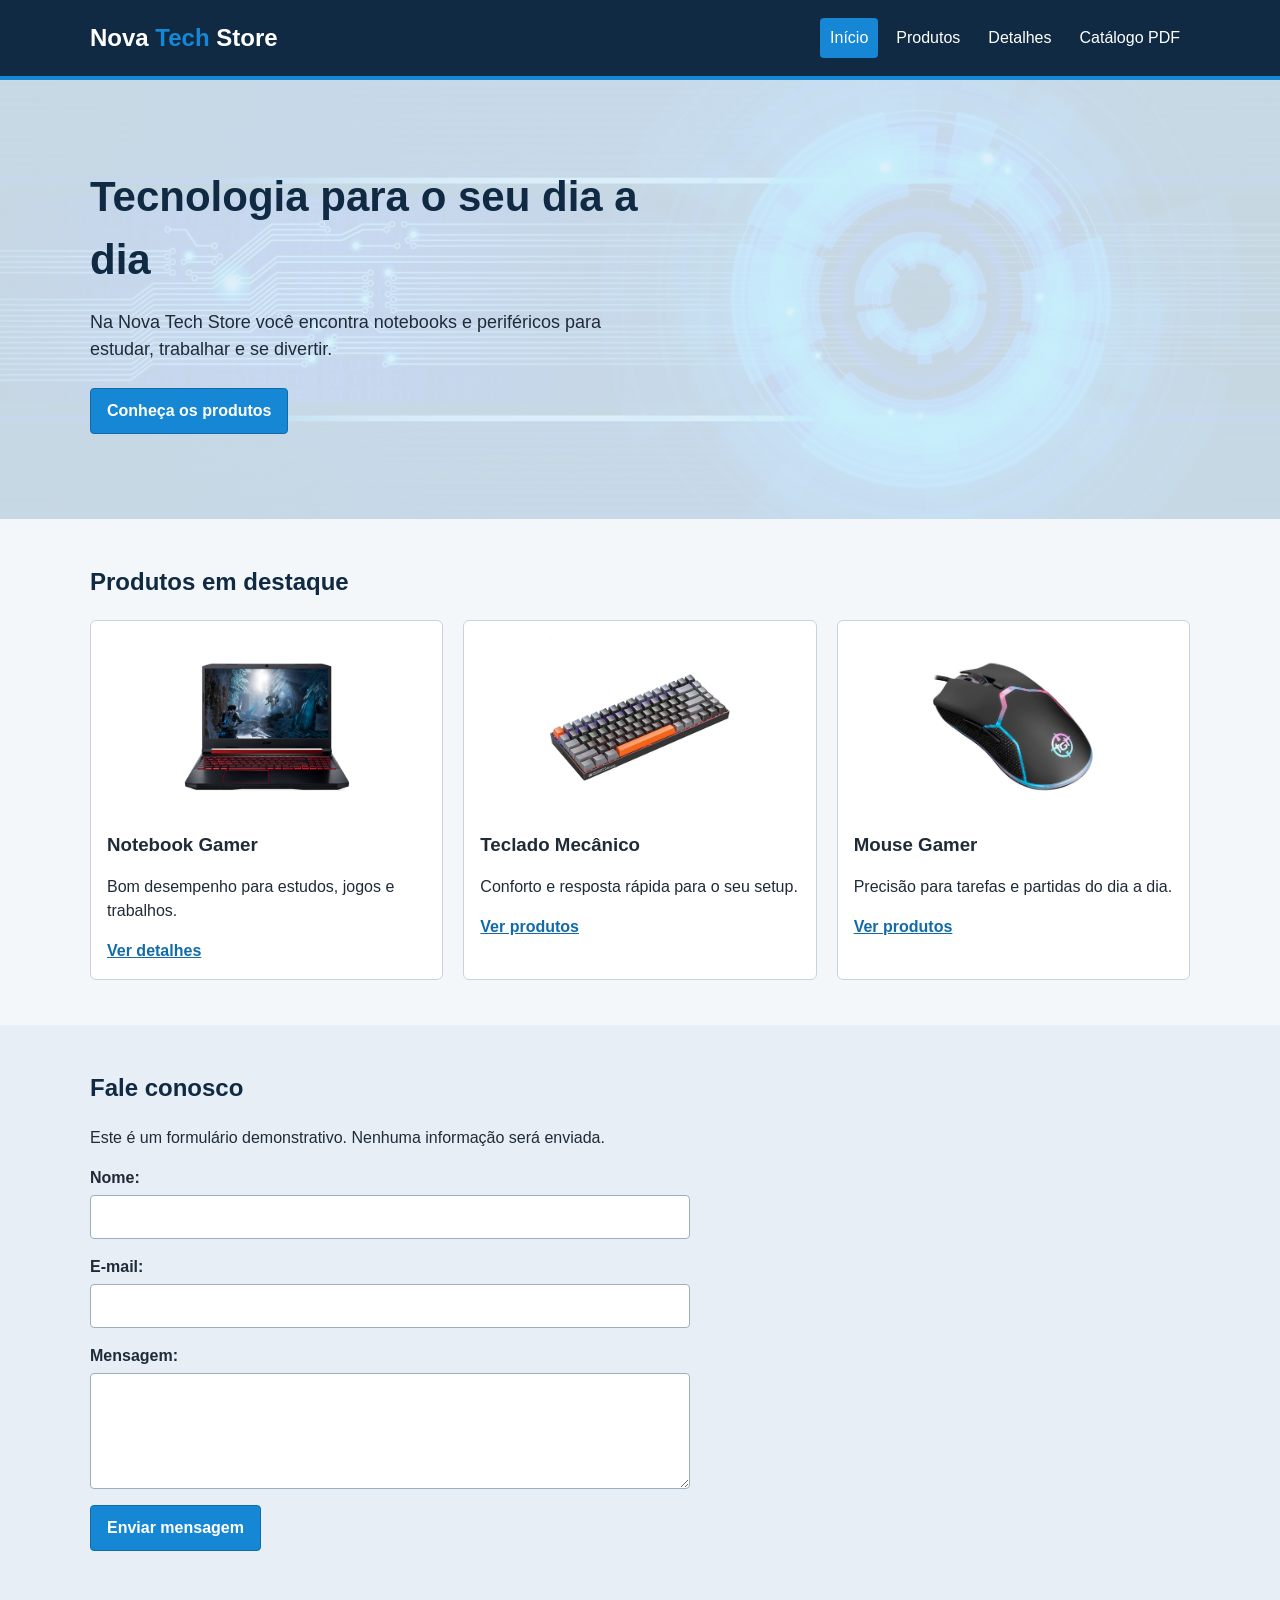
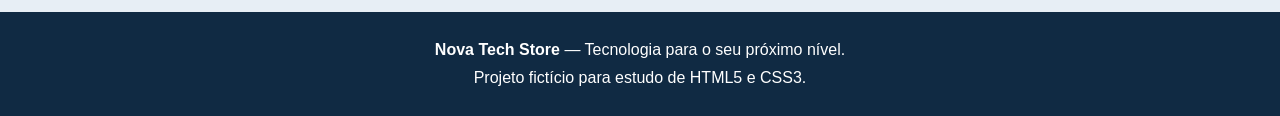
<file: index.html>
<!DOCTYPE html>
<html lang="pt-BR">
<head>
    <meta charset="UTF-8">
    <meta name="viewport" content="width=device-width, initial-scale=1.0">
    <title>Nova Tech Store | Início</title>
    <link rel="icon" href="img/favicon.png" type="image/png">
    <link rel="stylesheet" href="css/style.css">
</head>
<body>
    <header class="cabecalho">
        <div class="limite">
            <p class="logo">Nova <span>Tech</span> Store</p>
            <nav aria-label="Menu principal">
                <ul class="menu">
                    <li><a class="ativo" href="index.html">Início</a></li>
                    <li><a href="pages/produtos.html">Produtos</a></li>
                    <li><a href="pages/detalhes.html">Detalhes</a></li>
                    <li><a href="doc/catalogo.pdf" target="_blank">Catálogo PDF</a></li>
                </ul>
            </nav>
        </div>
    </header>

    <main>
        <section class="apresentacao">
            <div class="limite">
                <h1>Tecnologia para o seu dia a dia</h1>
                <p>Na Nova Tech Store você encontra notebooks e periféricos para estudar, trabalhar e se divertir.</p>
                <a class="botao" href="pages/produtos.html">Conheça os produtos</a>
            </div>
        </section>

        <section class="secao limite" aria-labelledby="titulo-destaques">
            <h2 id="titulo-destaques">Produtos em destaque</h2>
            <div class="lista-destaques">
                <article class="destaque">
                    <img src="img/Notebook%20Gamer.png" alt="Notebook gamer preto aberto">
                    <h3>Notebook Gamer</h3>
                    <p>Bom desempenho para estudos, jogos e trabalhos.</p>
                    <a href="pages/detalhes.html#produto01">Ver detalhes</a>
                </article>
                <article class="destaque">
                    <img src="img/Teclado%20Mec%C3%A2nico.jpg" alt="Teclado mecânico com iluminação">
                    <h3>Teclado Mecânico</h3>
                    <p>Conforto e resposta rápida para o seu setup.</p>
                    <a href="pages/produtos.html#teclados">Ver produtos</a>
                </article>
                <article class="destaque">
                    <img src="img/Mouse%20Gamer.jpg" alt="Mouse gamer preto">
                    <h3>Mouse Gamer</h3>
                    <p>Precisão para tarefas e partidas do dia a dia.</p>
                    <a href="pages/produtos.html#mouses">Ver produtos</a>
                </article>
            </div>
        </section>

        <section class="secao contato" id="contato">
            <div class="limite">
                <h2>Fale conosco</h2>
                <p>Este é um formulário demonstrativo. Nenhuma informação será enviada.</p>
                <form action="#contato" method="get" class="formulario">
                    <p><label for="nome">Nome:</label><input type="text" id="nome" name="nome" required></p>
                    <p><label for="email">E-mail:</label><input type="email" id="email" name="email" required></p>
                    <p><label for="mensagem">Mensagem:</label><textarea id="mensagem" name="mensagem" rows="4"></textarea></p>
                    <p><button type="submit">Enviar mensagem</button></p>
                </form>
            </div>
        </section>
    </main>

    <footer class="rodape">
        <p><strong>Nova Tech Store</strong> — Tecnologia para o seu próximo nível.</p>
        <p>Projeto fictício para estudo de HTML5 e CSS3.</p>
    </footer>
</body>
</html>
</file>
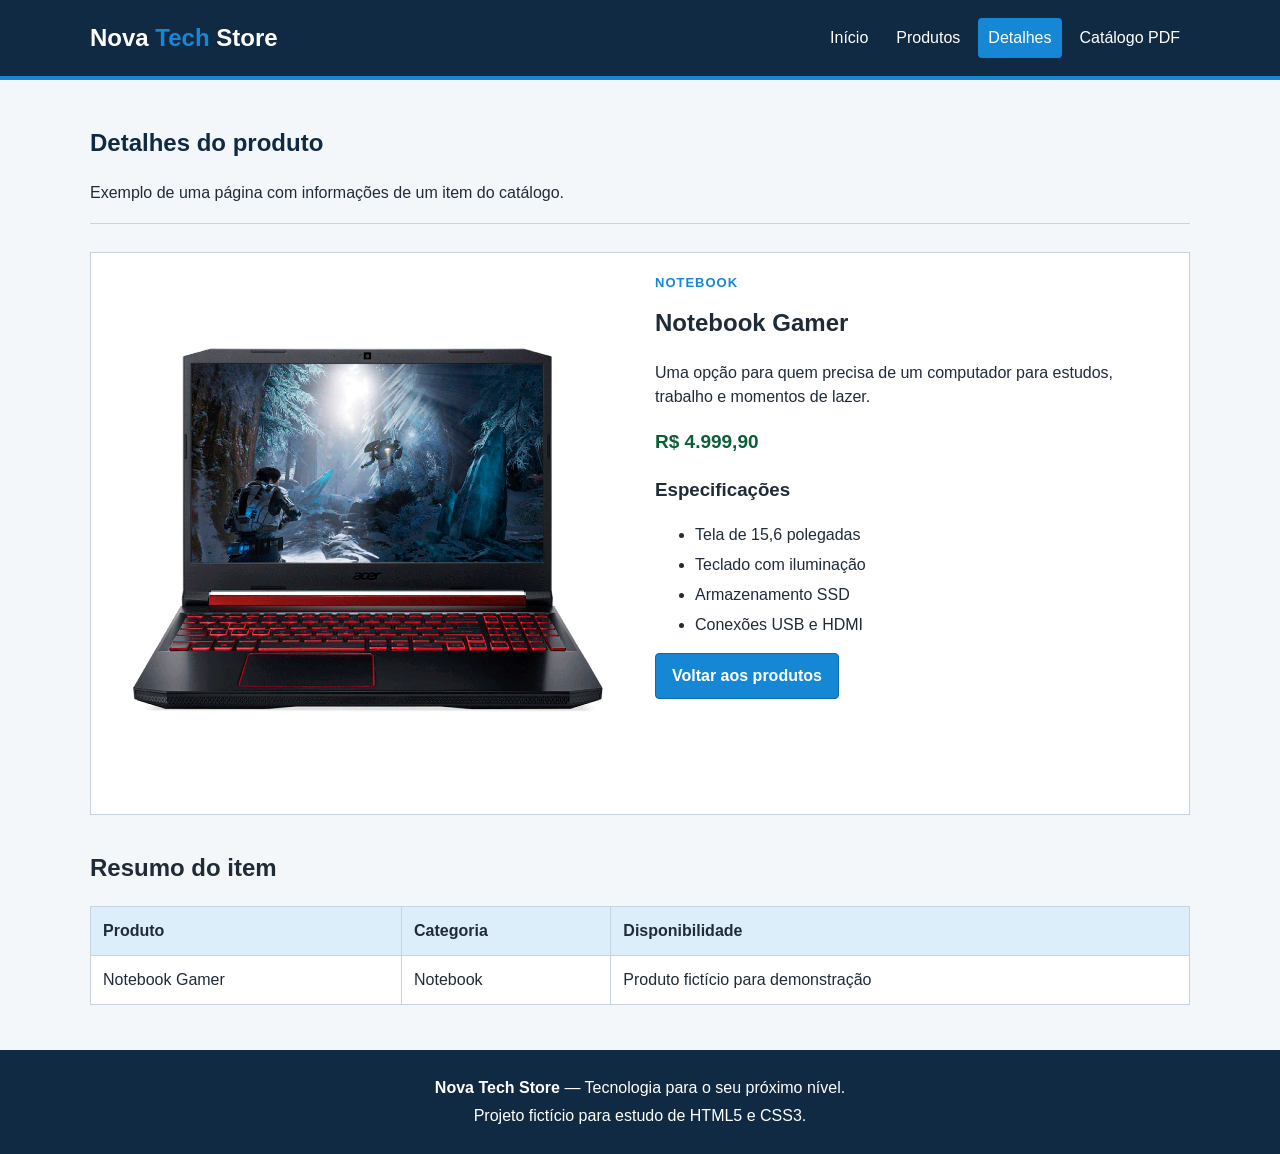
<file: pages/detalhes.html>
<!DOCTYPE html>
<html lang="pt-BR">
<head>
    <meta charset="UTF-8">
    <meta name="viewport" content="width=device-width, initial-scale=1.0">
    <title>Nova Tech Store | Detalhes do Produto</title>
    <link rel="icon" href="../img/favicon.png" type="image/png">
    <link rel="stylesheet" href="../css/style.css">
</head>
<body>
    <header class="cabecalho">
        <div class="limite">
            <p class="logo">Nova <span>Tech</span> Store</p>
            <nav aria-label="Menu principal">
                <ul class="menu">
                    <li><a href="../index.html">Início</a></li>
                    <li><a href="produtos.html">Produtos</a></li>
                    <li><a class="ativo" href="detalhes.html">Detalhes</a></li>
                    <li><a href="../doc/catalogo.pdf" target="_blank">Catálogo PDF</a></li>
                </ul>
            </nav>
        </div>
    </header>

    <main class="limite pagina">
        <section class="titulo-pagina">
            <h1>Detalhes do produto</h1>
            <p>Exemplo de uma página com informações de um item do catálogo.</p>
        </section>

        <article class="detalhe-produto" id="produto1">
            <div class="imagem-produto">
                <img src="../img/Notebook%20Gamer.png" alt="Notebook gamer preto aberto">
            </div>
            <div class="descricao-produto">
                <p class="categoria" >NOTEBOOK</p>
                <h2>Notebook Gamer</h2>
                <p>Uma opção para quem precisa de um computador para estudos, trabalho e momentos de lazer.</p>
                <p class="preco">R$ 4.999,90</p>
                <h3>Especificações</h3>
                <ul>
                    <li>Tela de 15,6 polegadas</li>
                    <li>Teclado com iluminação</li>
                    <li>Armazenamento SSD</li>
                    <li>Conexões USB e HDMI</li>
                </ul>
                <p><a class="botao" href="produtos.html">Voltar aos produtos</a></p>
            </div>
        </article>

        <section class="tabela-secao" aria-labelledby="titulo-comparacao">
            <h2 id="titulo-comparacao">Resumo do item</h2>
            <table>
                <thead><tr><th>Produto</th><th>Categoria</th><th>Disponibilidade</th></tr></thead>
                <tbody><tr><td>Notebook Gamer</td><td>Notebook</td><td>Produto fictício para demonstração</td></tr></tbody>
            </table>
        </section>
    </main>

    <footer class="rodape">
        <p><strong>Nova Tech Store</strong> — Tecnologia para o seu próximo nível.</p>
        <p>Projeto fictício para estudo de HTML5 e CSS3.</p>
    </footer>
</body>
</html>
</file>
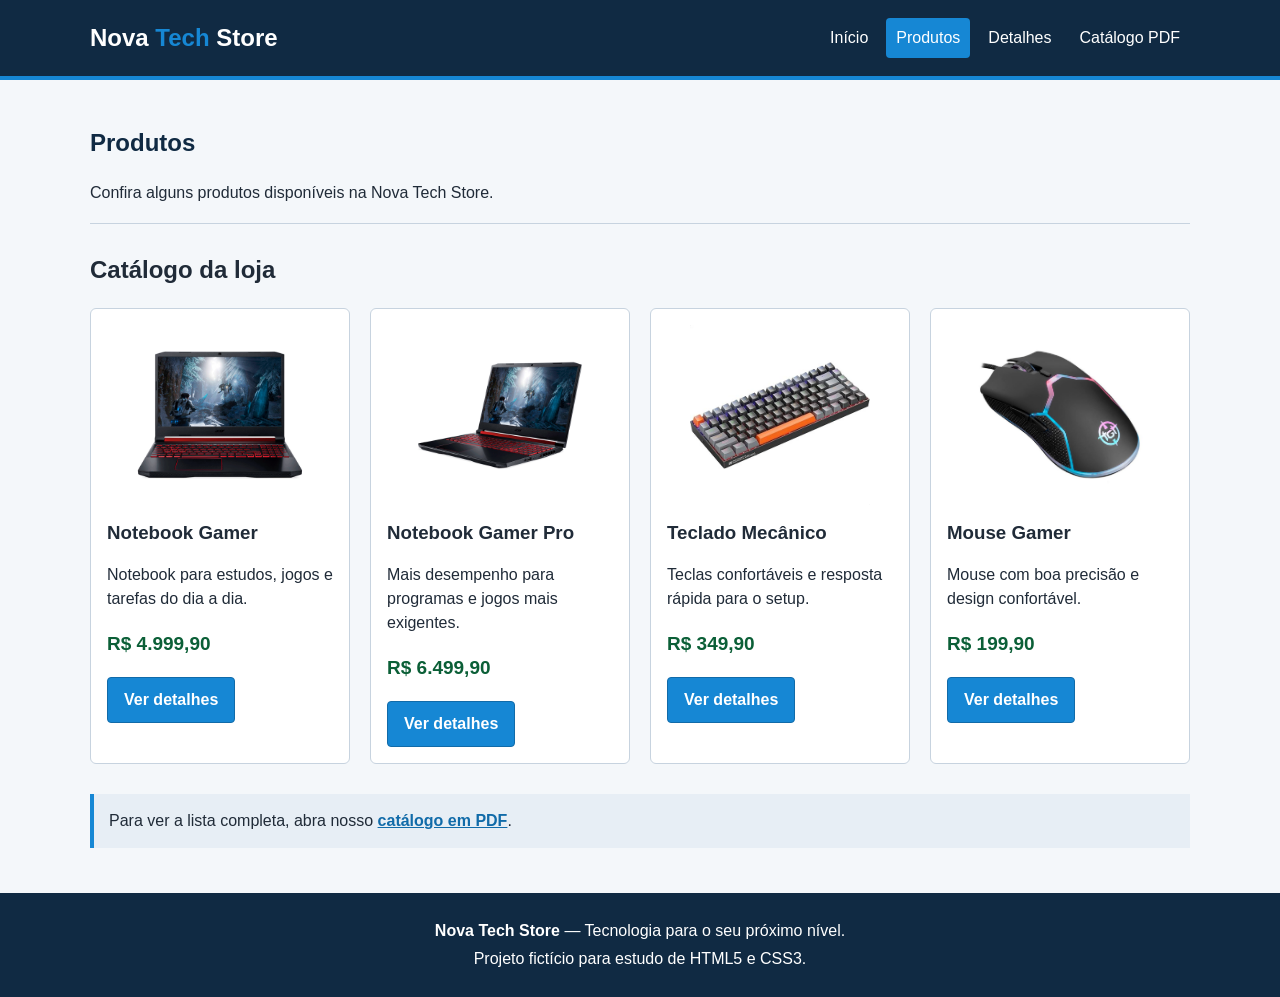
<file: pages/produtos.html>
<!DOCTYPE html>
<html lang="pt-BR">
<head>
    <meta charset="UTF-8">
    <meta name="viewport" content="width=device-width, initial-scale=1.0">
    <title>Nova Tech Store | Produtos</title>
    <link rel="icon" href="../img/favicon.png" type="image/png">
    <link rel="stylesheet" href="../css/style.css">
</head>
<body>
    <header class="cabecalho">
        <div class="limite">
            <p class="logo">Nova <span>Tech</span> Store</p>
            <nav aria-label="Menu principal">
                <ul class="menu">
                    <li><a href="../index.html">Início</a></li>
                    <li><a class="ativo" href="produtos.html">Produtos</a></li>
                    <li><a href="detalhes.html">Detalhes</a></li>
                    <li><a href="../doc/catalogo.pdf" target="_blank">Catálogo PDF</a></li>
                </ul>
            </nav>
        </div>
    </header>

    <main class="limite pagina">
        <section class="titulo-pagina">
            <h1>Produtos</h1>
            <p>Confira alguns produtos disponíveis na Nova Tech Store.</p>
        </section>

        <section aria-labelledby="titulo-catalogo">
            <h2 id="titulo-catalogo">Catálogo da loja</h2>
            <div class="grade-produtos">
                <article class="produto">
                    <img src="../img/Notebook%20Gamer.png" alt="Notebook gamer preto aberto">
                    <h3>Notebook Gamer</h3>
                    <p>Notebook para estudos, jogos e tarefas do dia a dia.</p>
                    <p class="preco">R$ 4.999,90</p>
                    <a class="botao" href="detalhes.html#produto1">Ver detalhes</a>
                </article>
                <article class="produto">
                    <img src="../img/Notebook%20Gamer1.png" alt="Notebook gamer com tela colorida">
                    <h3>Notebook Gamer Pro</h3>
                    <p>Mais desempenho para programas e jogos mais exigentes.</p>
                    <p class="preco">R$ 6.499,90</p>
                    <a class="botao" href="detalhes.html">Ver detalhes</a>
                </article>
                <article class="produto" id="teclados">
                    <img src="../img/Teclado%20Mec%C3%A2nico.jpg" alt="Teclado mecânico com iluminação">
                    <h3>Teclado Mecânico</h3>
                    <p>Teclas confortáveis e resposta rápida para o setup.</p>
                    <p class="preco">R$ 349,90</p>
                    <a class="botao" href="detalhes.html">Ver detalhes</a>
                </article>
                <article class="produto" id="mouses">
                    <img src="../img/Mouse%20Gamer.jpg" alt="Mouse gamer preto">
                    <h3>Mouse Gamer</h3>
                    <p>Mouse com boa precisão e design confortável.</p>
                    <p class="preco">R$ 199,90</p>
                    <a class="botao" href="detalhes.html">Ver detalhes</a>
                </article>
            </div>
        </section>

        <p class="aviso">Para ver a lista completa, abra nosso <a href="../doc/catalogo.pdf" target="_blank">catálogo em PDF</a>.</p>
    </main>

    <footer class="rodape">
        <p><strong>Nova Tech Store</strong> — Tecnologia para o seu próximo nível.</p>
        <p>Projeto fictício para estudo de HTML5 e CSS3.</p>
    </footer>
</body>
</html>
</file>
<file: css/style.css>
/* Nova Tech Store - CSS básico para estudo de HTML5 e CSS3 */

* {
    box-sizing: border-box;
}

body {
    margin: 0;
    font-family: Arial, Helvetica, sans-serif;
    color: #202b38;
    background-color: #f4f7fa;
    line-height: 1.5;
}

img {
    max-width: 100%;
}

.limite {
    width: 90%;
    max-width: 1100px;
    margin: 0 auto;
}

.cabecalho {
    padding: 18px 0;
    background-color: #102a43;
    border-bottom: 4px solid #1687d4;
    color: #ffffff;
}

.cabecalho .limite {
    display: flex;
    align-items: center;
    justify-content: space-between;
}

.logo {
    margin: 0;
    font-size: 24px;
    font-weight: bold;
}

.logo span,
.categoria {
    color: #1687d4;
}

.menu {
    display: flex;
    flex-wrap: wrap;
    gap: 8px;
    margin: 0;
    padding: 0;
    list-style: none;
}

.menu a {
    display: block;
    padding: 8px 10px;
    border-radius: 4px;
    color: #ffffff;
    text-decoration: none;
}

.menu a:hover,
.menu .ativo {
    background-color: #1687d4;
}

.apresentacao {
    padding: 85px 0;
    background-color: #dceefa;
    background-image: linear-gradient(rgba(220, 238, 250, 0.9), rgba(220, 238, 250, 0.9)), url("../img/principal.jpg");
    background-position: center;
    background-size: cover;
}

.apresentacao h1 {
    max-width: 600px;
    margin: 0 0 15px;
    color: #102a43;
    font-size: 42px;
}

.apresentacao p {
    max-width: 540px;
    margin-bottom: 25px;
    font-size: 18px;
}

.botao,
button {
    display: inline-block;
    padding: 10px 16px;
    border: 1px solid #116ba9;
    border-radius: 4px;
    background-color: #1687d4;
    color: #ffffff;
    font: inherit;
    font-weight: bold;
    text-decoration: none;
    cursor: pointer;
}

.botao:hover,
button:hover {
    background-color: #102a43;
}

.secao,
.pagina {
    padding-top: 45px;
    padding-bottom: 45px;
}

.secao h2,
.titulo-pagina h1 {
    margin-top: 0;
    color: #102a43;
}

.lista-destaques,
.grade-produtos {
    display: flex;
    flex-wrap: wrap;
    gap: 20px;
}

.destaque,
.produto {
    flex: 1 1 220px;
    padding: 16px;
    border: 1px solid #c7d3df;
    border-radius: 6px;
    background-color: #ffffff;
}

.destaque img,
.produto img {
    display: block;
    width: 100%;
    height: 180px;
    margin-bottom: 14px;
    object-fit: contain;
}

.destaque h3,
.produto h3 {
    margin: 0 0 8px;
}

.destaque a:not(.botao),
.aviso a {
    color: #116ba9;
    font-weight: bold;
}

.preco {
    color: #0b5f37;
    font-size: 19px;
    font-weight: bold;
}

.contato {
    background-color: #e7eef5;
}

.formulario {
    max-width: 600px;
}

.formulario label,
.formulario input,
.formulario textarea {
    display: block;
    width: 100%;
}

.formulario label {
    margin-bottom: 5px;
    font-weight: bold;
}

.formulario input,
.formulario textarea {
    padding: 9px;
    border: 1px solid #9dafbf;
    border-radius: 4px;
    font: inherit;
}

.rodape {
    padding: 22px 5%;
    background-color: #102a43;
    color: #ffffff;
    text-align: center;
}

.rodape p {
    margin: 4px 0;
}

.titulo-pagina {
    margin-bottom: 28px;
    padding-bottom: 18px;
    border-bottom: 1px solid #c7d3df;
}

.titulo-pagina p {
    margin-bottom: 0;
}

.aviso {
    margin: 30px 0 0;
    padding: 15px;
    border-left: 4px solid #1687d4;
    background-color: #e7eef5;
}

.detalhe-produto {
    display: flex;
    flex-wrap: wrap;
    gap: 30px;
    padding: 20px;
    border: 1px solid #c7d3df;
    background-color: #ffffff;
}

.imagem-produto,
.descricao-produto {
    flex: 1 1 360px;
}

.imagem-produto img {
    width: 100%;
    min-height: 260px;
    object-fit: contain;
}

.categoria {
    margin-top: 0;
    font-size: 13px;
    font-weight: bold;
    letter-spacing: 1px;
}

.descricao-produto h2 {
    margin-top: 0;
}

.descricao-produto li {
    margin-bottom: 6px;
}

.tabela-secao {
    margin-top: 35px;
}

table {
    width: 100%;
    border-collapse: collapse;
    background-color: #ffffff;
}

th,
td {
    padding: 12px;
    border: 1px solid #c7d3df;
    text-align: left;
}

th {
    background-color: #dceefa;
}

@media (max-width: 700px) {
    .cabecalho .limite {
        display: block;
    }

    .menu {
        margin-top: 12px;
    }

    .apresentacao {
        padding: 55px 0;
    }

    .apresentacao h1 {
        font-size: 32px;
    }

    .detalhe-produto {
        padding: 15px;
    }
}
</file>
